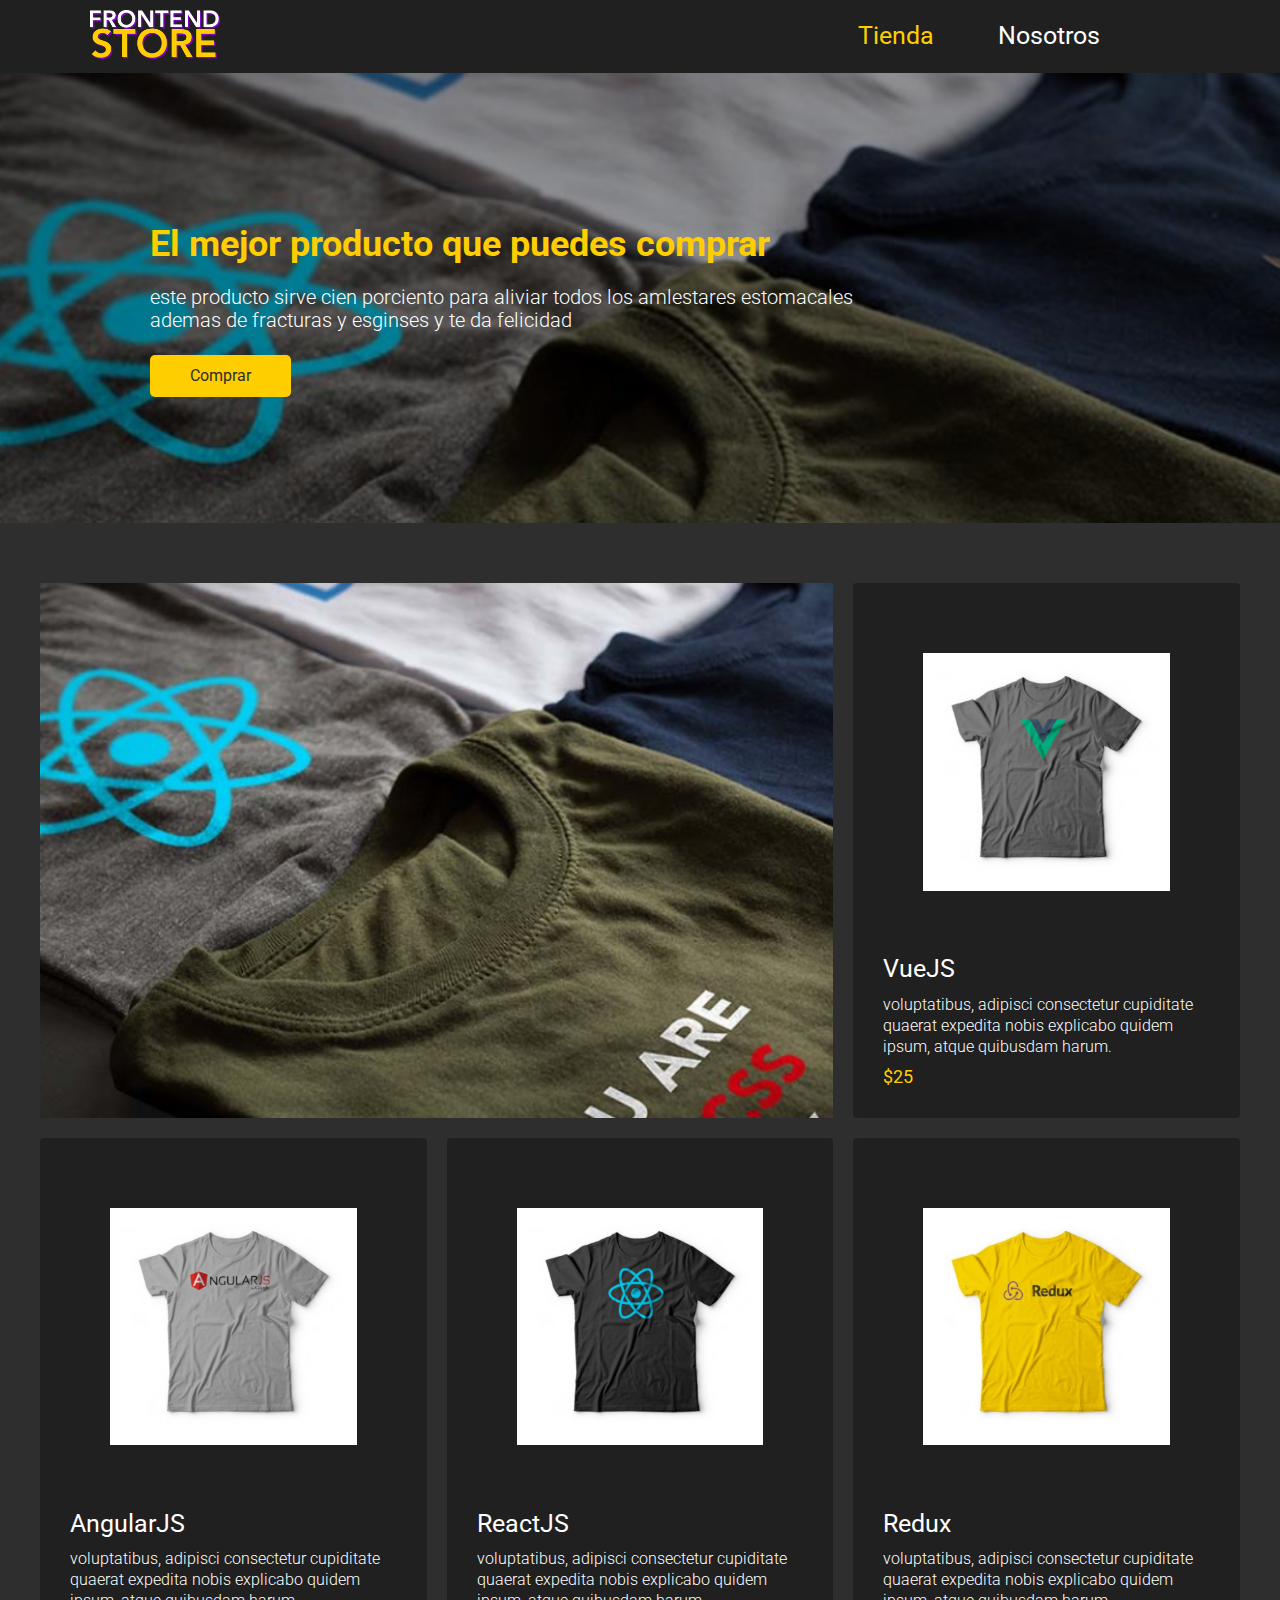
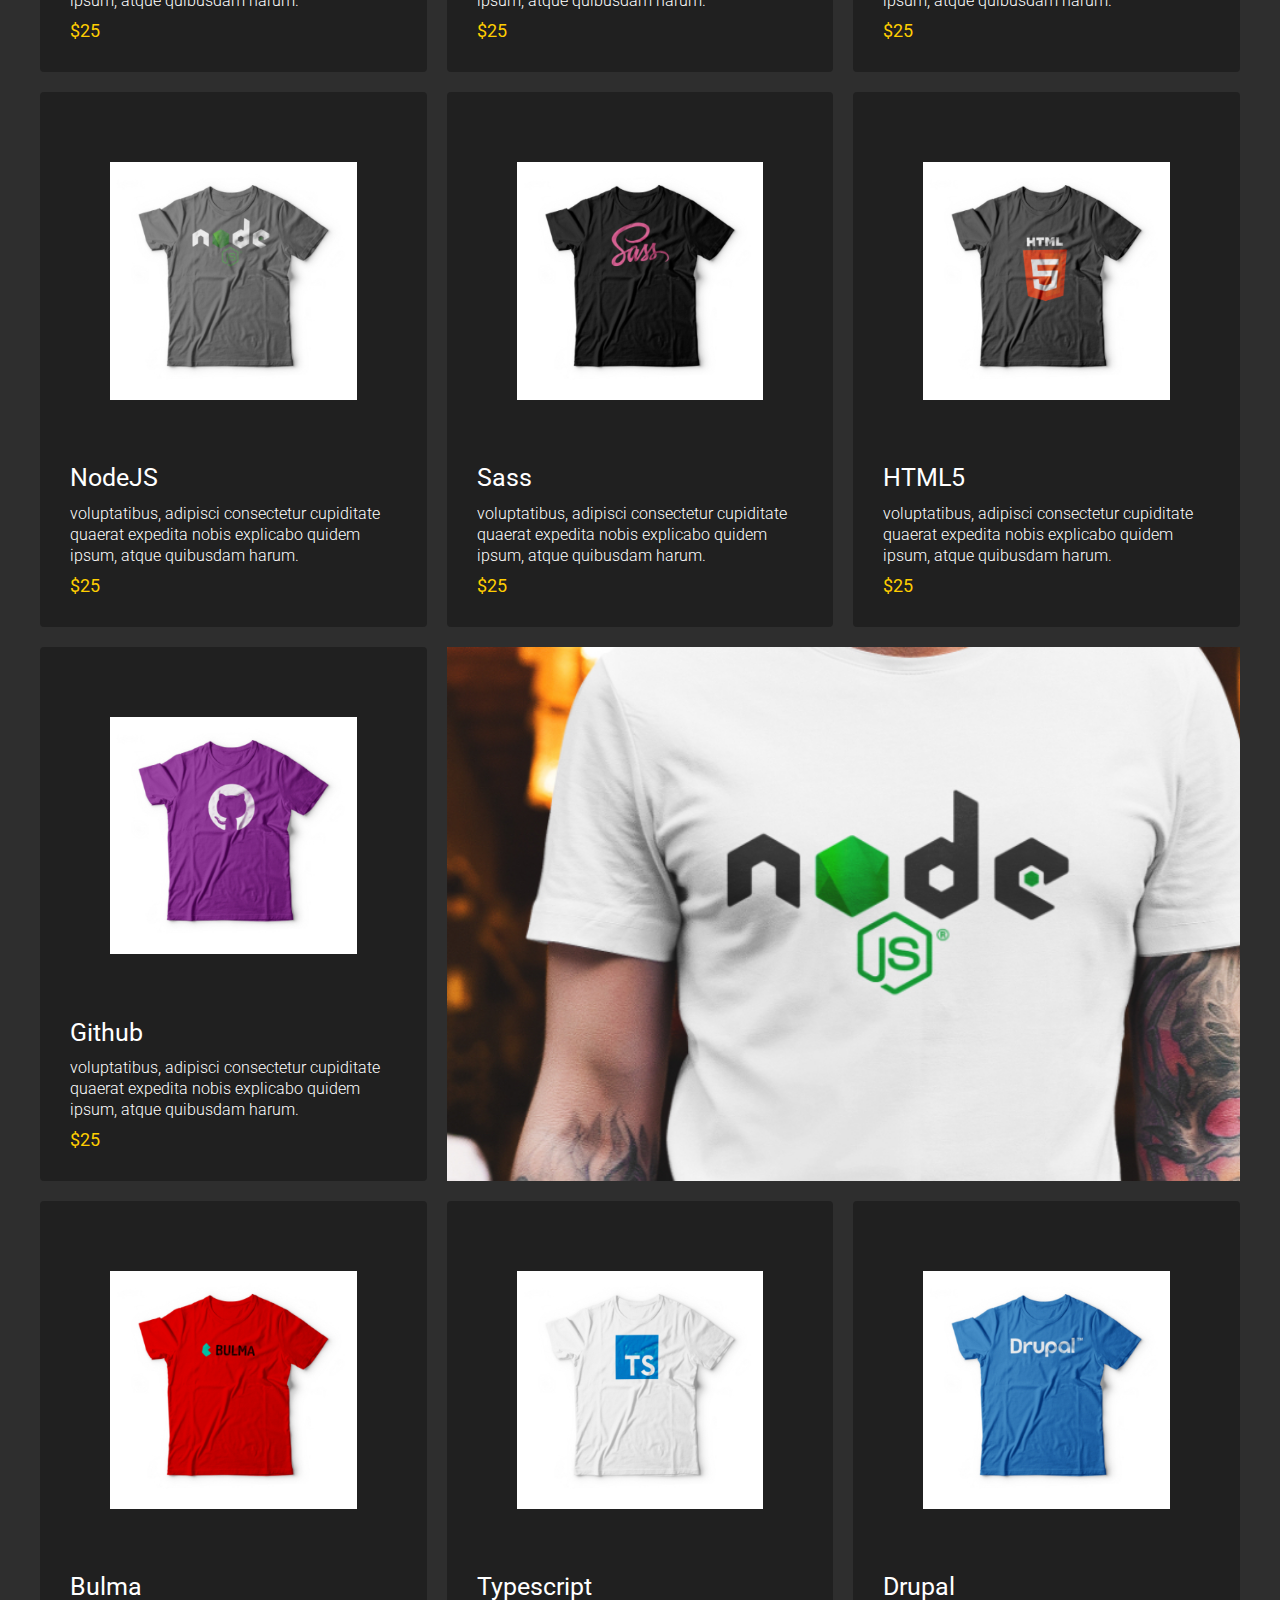
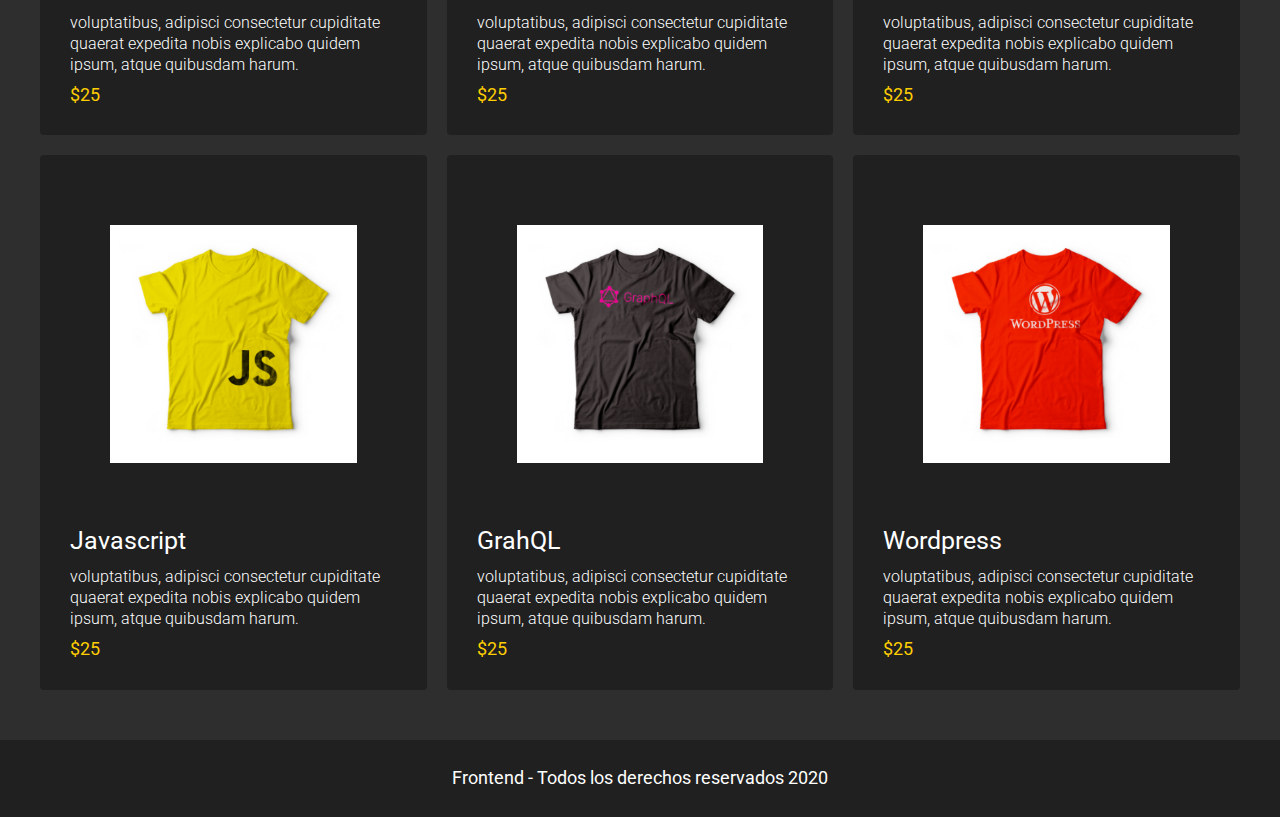
<file: index.html>
<!DOCTYPE html>
<html lang="es">
<head>
    <meta charset="UTF-8">
    <meta http-equiv="X-UA-Compatible" content="IE=edge">
    <meta name="viewport" content="width=device-width, initial-scale=1.0">
    <link rel="stylesheet" href="css/normalize.css">
    <link rel="preconnect" href="https://fonts.googleapis.com">
<link rel="preconnect" href="https://fonts.gstatic.com" crossorigin>
<link href="https://fonts.googleapis.com/css2?family=Lato:wght@400;700&family=Roboto:wght@300;500&display=swap" rel="stylesheet">
    <link rel="stylesheet" href="css/style.css">
    <title>FrontEnd Store</title>

</head>
<body>
    <header class="header">
        <a href="index.html">
            <img class="header__logo" src="/assets/img/logo.png" alt="logotipo">
        </a>

        <!-- nav inicio -->
        <nav class="navegación">
            <a class="navegación__enlace navegación__enlace--activo" href="index.html">Tienda</a>
            <a class="navegación__enlace" href="nosotros.html">Nosotros</a>
        </nav>
    </header>

    <!-- hero -->
<section class="hero">
    <div class="contenido-hero">
      <h1 class="h1 cover">El mejor producto que puedes comprar</h1>
      <h2 class="h2 cover">este producto sirve cien porciento para aliviar todos los amlestares estomacales <br> ademas de fracturas y esginses y te da felicidad</h2>
      <a class="buttom" href="#">Comprar</a>
     </div>
  </section>
  <!-- hero fin -->

    <main class="contenedor">
        <!-- producto -->
        <!-- <h2>Los más vendidos</h2>  -->
        <div class="grid">
            <div class="producto">
                <a href="producto.html">
                    <img class="producto__imagen" src="/assets/img/1.jpg" alt="imagen camisa">
                    <div class="producto__información">
                        <p class="producto__nombre">VueJS</p>
                        <p class="producto__deescripción">voluptatibus, adipisci consectetur cupiditate quaerat expedita nobis explicabo quidem ipsum, atque quibusdam harum.</p>
                        <p class="producto__precio">$25</p>
                    </div>
                </a>
            </div> <!-- .producto -->
        <!-- producto -->

                    <div class="producto">
                        <a href="producto.html">
                            <img class="producto__imagen" src="/assets/img/2.jpg" alt="imagen camisa">
                            <div class="producto__información">
                                <p class="producto__nombre">AngularJS</p>
                                <p class="producto__deescripción">voluptatibus, adipisci consectetur cupiditate quaerat expedita nobis explicabo quidem ipsum, atque quibusdam harum.</p>
                                <p class="producto__precio">$25</p>
                            </div>
                        </a>
                    </div> <!-- .producto -->
        <!-- producto -->

            <div class="producto">
                <a href="producto.html">
                    <img class="producto__imagen" src="/assets/img/3.jpg" alt="imagen camisa">
                    <div class="producto__información">
                        <p class="producto__nombre">ReactJS</p>
                        <p class="producto__deescripción">voluptatibus, adipisci consectetur cupiditate quaerat expedita nobis explicabo quidem ipsum, atque quibusdam harum.</p>
                        <p class="producto__precio">$25</p>
                    </div>
                </a>
            </div> <!-- .producto -->
                    <!-- producto -->

            <div class="producto">
                <a href="producto.html">
                    <img class="producto__imagen" src="/assets/img/4.jpg" alt="imagen camisa">
                    <div class="producto__información">
                        <p class="producto__nombre">Redux</p>
                        <p class="producto__deescripción">voluptatibus, adipisci consectetur cupiditate quaerat expedita nobis explicabo quidem ipsum, atque quibusdam harum.</p>
                        <p class="producto__precio">$25</p>
                    </div>
                </a>
            </div> <!-- .producto -->
                    <!-- producto -->


            <div class="producto">
                <a href="producto.html">
                    <img class="producto__imagen" src="/assets/img/5.jpg" alt="imagen camisa">
                    <div class="producto__información">
                        <p class="producto__nombre">NodeJS</p>
                        <p class="producto__deescripción">voluptatibus, adipisci consectetur cupiditate quaerat expedita nobis explicabo quidem ipsum, atque quibusdam harum.</p>
                        <p class="producto__precio">$25</p>
                    </div>
                </a>
            </div> <!-- .producto -->
                    <!-- producto -->

            <div class="producto">
                <a href="producto.html">
                    <img class="producto__imagen" src="/assets/img/6.jpg" alt="imagen camisa">
                    <div class="producto__información">
                        <p class="producto__nombre">Sass</p>
                        <p class="producto__deescripción">voluptatibus, adipisci consectetur cupiditate quaerat expedita nobis explicabo quidem ipsum, atque quibusdam harum.</p>
                        <p class="producto__precio">$25</p>
                    </div>
                </a>
            </div> <!-- .producto -->
                    <!-- producto -->

            <div class="producto">
                <a href="producto.html">
                    <img class="producto__imagen" src="/assets/img/7.jpg" alt="imagen camisa">
                    <div class="producto__información">
                        <p class="producto__nombre">HTML5</p>
                        <p class="producto__deescripción">voluptatibus, adipisci consectetur cupiditate quaerat expedita nobis explicabo quidem ipsum, atque quibusdam harum.</p>
                        <p class="producto__precio">$25</p>
                    </div>
                </a>
            </div> <!-- .producto -->
                    <!-- producto -->

            <div class="producto">
                <a href="producto.html">
                    <img class="producto__imagen" src="/assets/img/8.jpg" alt="imagen camisa">
                    <div class="producto__información">
                        <p class="producto__nombre">Github</p>
                        <p class="producto__deescripción">voluptatibus, adipisci consectetur cupiditate quaerat expedita nobis explicabo quidem ipsum, atque quibusdam harum.</p>
                        <p class="producto__precio">$25</p>
                    </div>
                </a>
            </div> <!-- .producto -->
                    <!-- producto -->

            <div class="producto">
                <a href="producto.html">
                    <img class="producto__imagen" src="/assets/img/9.jpg" alt="imagen camisa">
                    <div class="producto__información">
                        <p class="producto__nombre">Bulma</p>
                        <p class="producto__deescripción">voluptatibus, adipisci consectetur cupiditate quaerat expedita nobis explicabo quidem ipsum, atque quibusdam harum.</p>
                        <p class="producto__precio">$25</p>
                    </div>
                </a>
            </div> <!-- .producto -->
                    <!-- producto -->

            <div class="producto">
                <a href="producto.html">
                    <img class="producto__imagen" src="/assets/img/10.jpg" alt="imagen camisa">
                    <div class="producto__información">
                        <p class="producto__nombre">Typescript</p>
                        <p class="producto__deescripción">voluptatibus, adipisci consectetur cupiditate quaerat expedita nobis explicabo quidem ipsum, atque quibusdam harum.</p>
                        <p class="producto__precio">$25</p>
                    </div>
                </a>
            </div> <!-- .producto -->
                    <!-- producto -->

            <div class="producto">
                <a href="producto.html">
                    <img class="producto__imagen" src="/assets/img/11.jpg" alt="imagen camisa">
                    <div class="producto__información">
                        <p class="producto__nombre">Drupal</p>
                        <p class="producto__deescripción">voluptatibus, adipisci consectetur cupiditate quaerat expedita nobis explicabo quidem ipsum, atque quibusdam harum.</p>
                        <p class="producto__precio">$25</p>
                    </div>
                </a>
            </div> <!-- .producto -->
                    <!-- producto -->

            <div class="producto">
                <a href="producto.html">
                    <img class="producto__imagen" src="/assets/img/12.jpg" alt="imagen camisa">
                    <div class="producto__información">
                        <p class="producto__nombre">Javascript</p>
                        <p class="producto__deescripción">voluptatibus, adipisci consectetur cupiditate quaerat expedita nobis explicabo quidem ipsum, atque quibusdam harum.</p>
                        <p class="producto__precio">$25</p>
                    </div>
                </a>
            </div> <!-- .producto -->
                    <!-- producto -->

            <div class="producto">
                <a href="producto.html">
                    <img class="producto__imagen" src="/assets/img/13.jpg" alt="imagen camisa">
                    <div class="producto__información">
                        <p class="producto__nombre">GrahQL</p>
                        <p class="producto__deescripción">voluptatibus, adipisci consectetur cupiditate quaerat expedita nobis explicabo quidem ipsum, atque quibusdam harum.</p>
                        <p class="producto__precio">$25</p>
                    </div>
                </a>
            </div> <!-- .producto -->
                    <!-- producto -->

            <div class="producto">
                <a href="producto.html">
                    <img class="producto__imagen" src="/assets/img/14.jpg" alt="imagen camisa">
                    <div class="producto__información">
                        <p class="producto__nombre">Wordpress</p>
                        <p class="producto__deescripción">voluptatibus, adipisci consectetur cupiditate quaerat expedita nobis explicabo quidem ipsum, atque quibusdam harum.</p>
                        <p class="producto__precio">$25</p>
                    </div>
                </a>
            </div> <!-- .producto -->

            <div class="grafico grafico--camisas"></div>
            <div class="grafico grafico--camisas2"></div>
        </div>
    </main>

    <footer class="footer">
        <p class="footer__texto">Frontend - Todos los derechos reservados 2020</p>
    </footer>
</body>
</html>
</file>
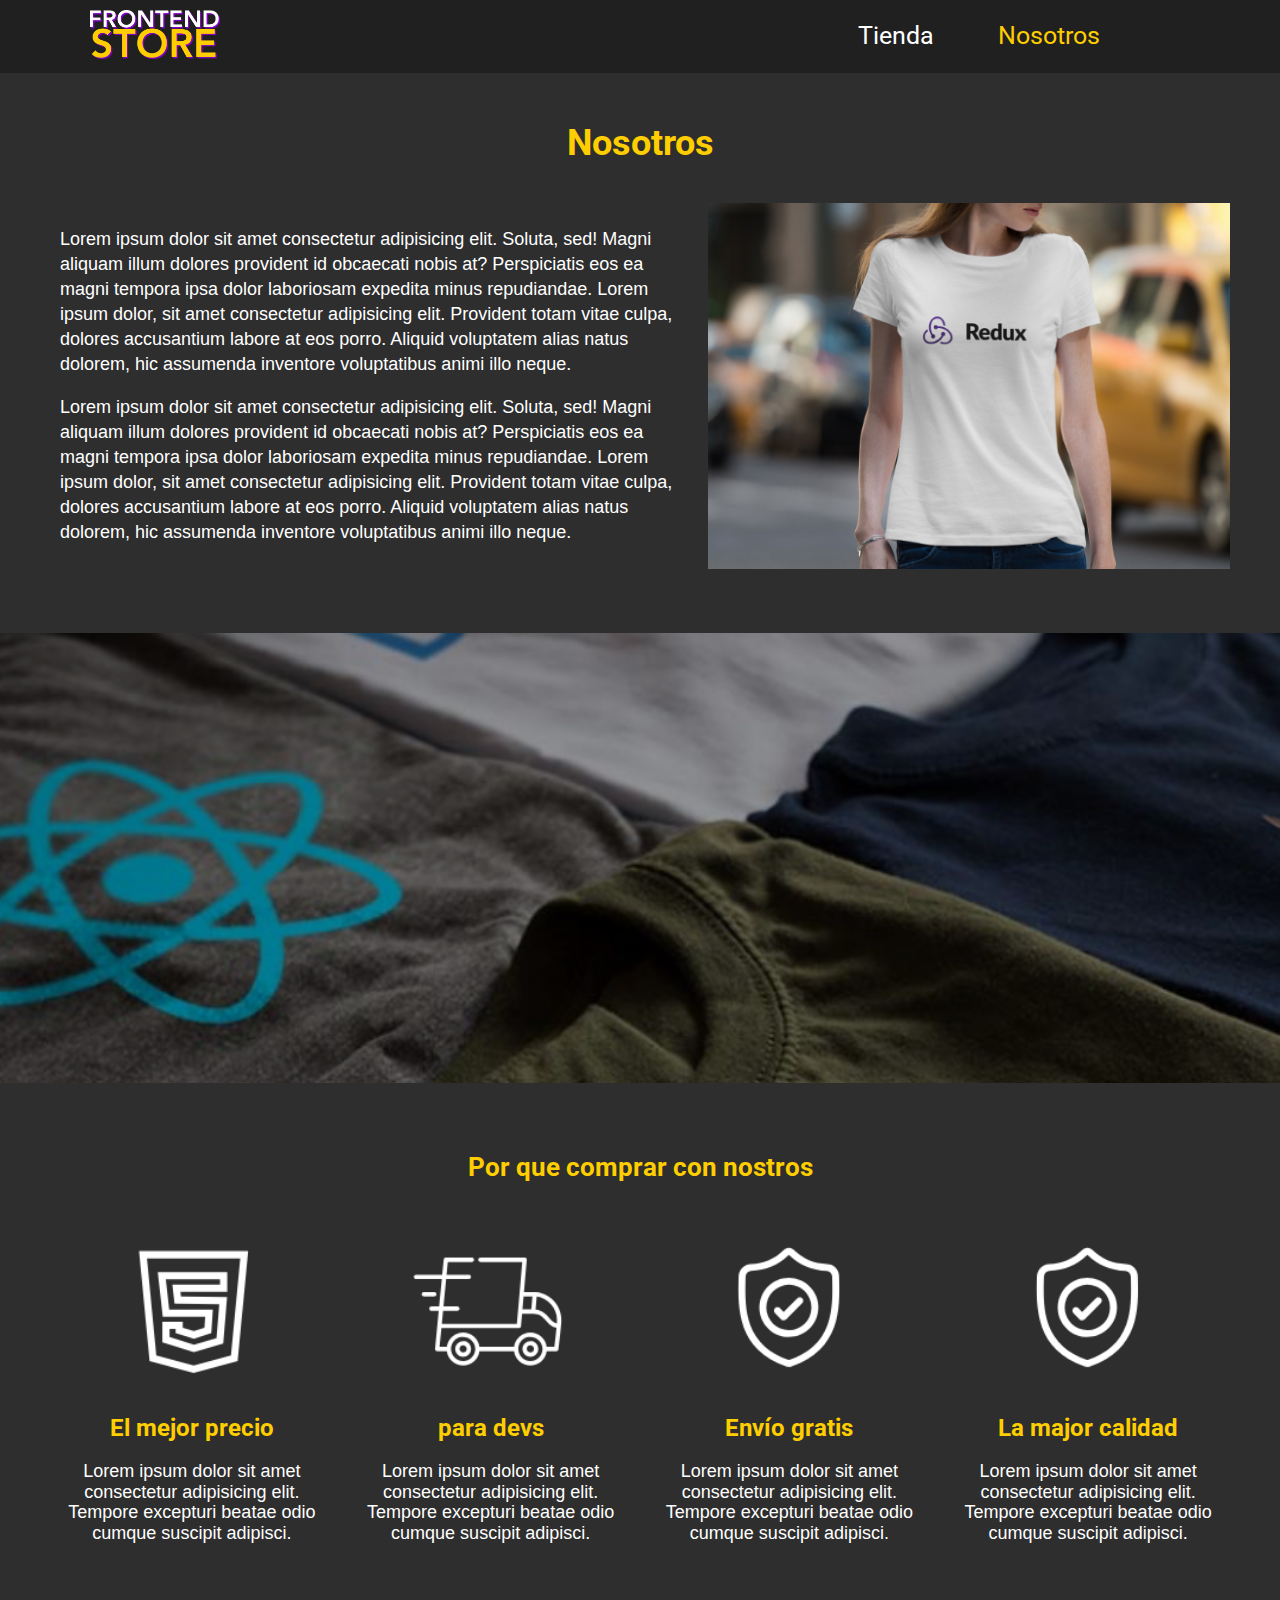
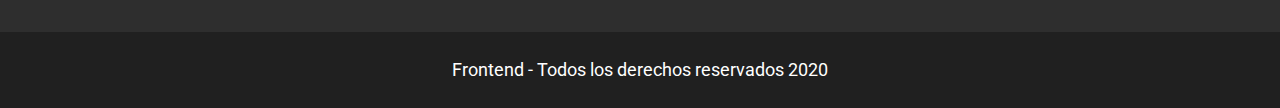
<file: nosotros.html>
<!DOCTYPE html>
<html lang="es">
<head>
    <meta charset="UTF-8">
    <meta http-equiv="X-UA-Compatible" content="IE=edge">
    <meta name="viewport" content="width=device-width, initial-scale=1.0">
    <link rel="stylesheet" href="css/normalize.css">
    <link rel="preconnect" href="https://fonts.googleapis.com">
<link rel="preconnect" href="https://fonts.gstatic.com" crossorigin>
<link href="https://fonts.googleapis.com/css2?family=Lato:wght@400;700&family=Roboto:wght@300;500&display=swap" rel="stylesheet">
    <link rel="stylesheet" href="css/style.css">
    <title>FrontEnd Store</title>

</head>
<body>
    <header class="header">
        <a href="index.html">
            <img class="header__logo" src="/assets/img/logo.png" alt="logotipo">
        </a>

        <!-- nav inicio -->
        <nav class="navegación">
            <a class="navegación__enlace" href="index.html">Tienda</a>
            <a class="navegación__enlace navegación__enlace--activo" href="nosotros.html">Nosotros</a>
        </nav>
    </header>

    <main class="contenedor">
        <h1>Nosotros</h1>
        <div class="nosotros">
            <div class="nosotros__contenido">
                <p>Lorem ipsum dolor sit amet consectetur adipisicing elit. Soluta, sed! Magni aliquam illum dolores provident id obcaecati nobis at? Perspiciatis eos ea magni tempora ipsa dolor laboriosam expedita minus repudiandae. Lorem ipsum dolor, sit amet consectetur adipisicing elit. Provident totam vitae culpa, dolores accusantium labore at eos porro. Aliquid voluptatem alias natus dolorem, hic assumenda inventore voluptatibus animi illo neque.</p>
                <p>Lorem ipsum dolor sit amet consectetur adipisicing elit. Soluta, sed! Magni aliquam illum dolores provident id obcaecati nobis at? Perspiciatis eos ea magni tempora ipsa dolor laboriosam expedita minus repudiandae. Lorem ipsum dolor, sit amet consectetur adipisicing elit. Provident totam vitae culpa, dolores accusantium labore at eos porro. Aliquid voluptatem alias natus dolorem, hic assumenda inventore voluptatibus animi illo neque.</p>

            </div>
            <img class="nosotros__imagen" src="/assets/img/nosotros.jpg" alt="nosotros">
        </div>
    </main>

        <!-- hero -->
<section class="hero__nosotros">
    <div class="contenido-hero">
      <!-- <h1 class="h1 cover">El mejor producto que puedes comprar</h1>
      <h2 class="h2 cover">este producto sirve cien porciento para aliviar todos los amlestares estomacales <br> ademas de fracturas y esginses y te da felicidad</h2> -->
     </div>
  </section>
  <!-- hero fin -->

    <section class="contenedor comprar">
        <h2 class="comprar_titulo">Por que comprar con nostros</h2>

        <div class="bloques">
            <div class="bloque">
                <img class="bloque_imagen" src="/assets/img/icono_2.png" alt="por que comprar">
                <h3 class="bloque__titulo">El mejor precio</h3>
                <p>Lorem ipsum dolor sit amet consectetur adipisicing elit. Tempore excepturi beatae odio cumque suscipit adipisci.</p>
            </div> <!-- .bloque -->

            <div class="bloque">
                <img class="bloque_imagen" src="/assets/img/icono_3.png" alt="por que comprar">
                <h3 class="bloque__titulo">para devs</h3>
                <p>Lorem ipsum dolor sit amet consectetur adipisicing elit. Tempore excepturi beatae odio cumque suscipit adipisci.</p>
            </div> <!-- .bloque -->

            <div class="bloque">
                <img class="bloque_imagen" src="/assets/img/icono_4.png" alt="por que comprar">
                <h3 class="bloque__titulo">Envío gratis</h3>
                <p>Lorem ipsum dolor sit amet consectetur adipisicing elit. Tempore excepturi beatae odio cumque suscipit adipisci.</p>
            </div> <!-- .bloque -->

            <div class="bloque">
                <img class="bloque_imagen" src="/assets/img/icono_4.png" alt="por que comprar">
                <h3 class="bloque__titulo">La major calidad</h3>
                <p>Lorem ipsum dolor sit amet consectetur adipisicing elit. Tempore excepturi beatae odio cumque suscipit adipisci.</p>
            </div> <!-- .bloque -->
        </div> <!-- .bloque -->
    </section>

    <footer class="footer">
        <p class="footer__texto">Frontend - Todos los derechos reservados 2020</p>
    </footer>
</body>
</html>
</file>
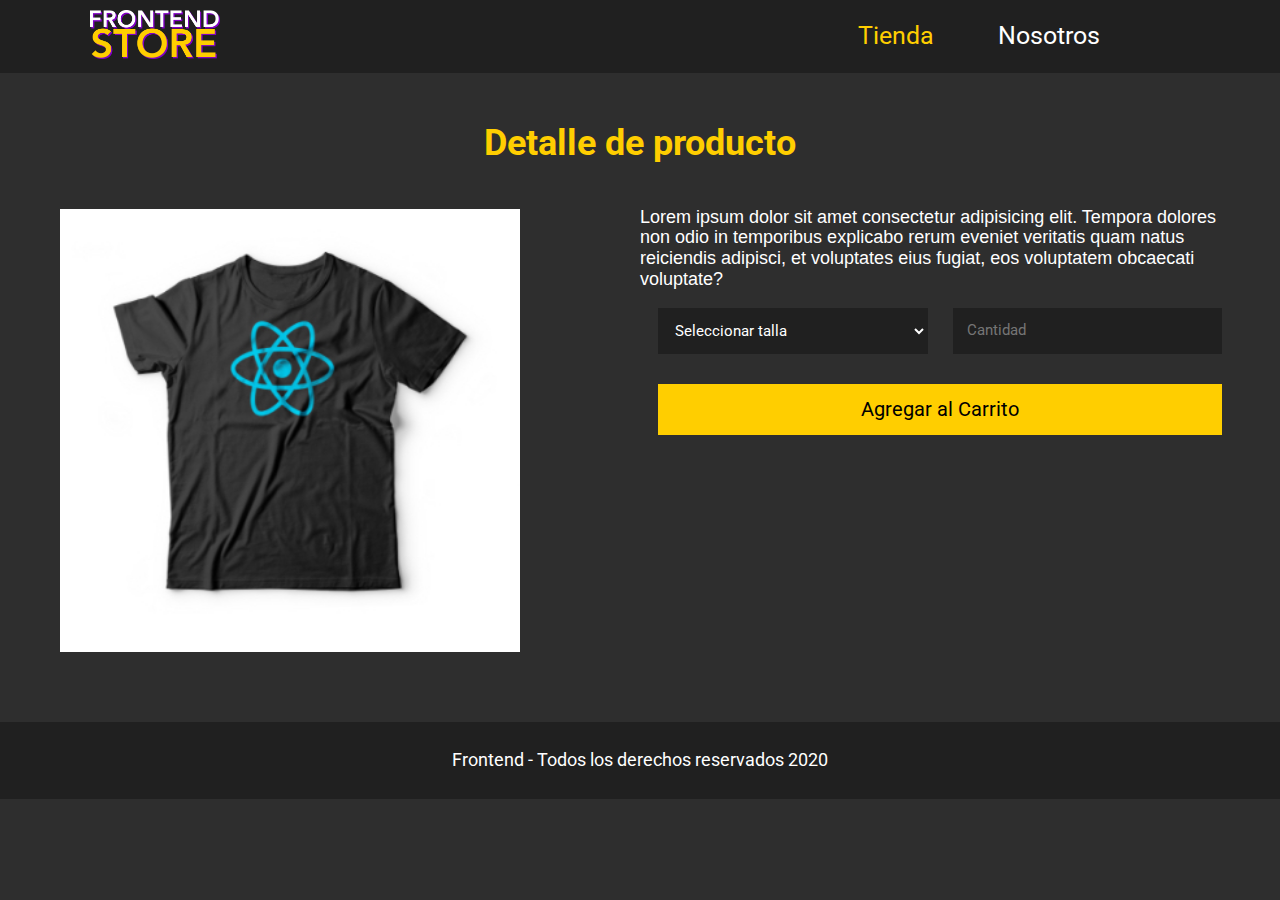
<file: producto.html>
<!DOCTYPE html>
<html lang="es">
<head>
    <meta charset="UTF-8">
    <meta http-equiv="X-UA-Compatible" content="IE=edge">
    <meta name="viewport" content="width=device-width, initial-scale=1.0">
    <link rel="stylesheet" href="css/normalize.css">
    <link rel="preconnect" href="https://fonts.googleapis.com">
<link rel="preconnect" href="https://fonts.gstatic.com" crossorigin>
<link href="https://fonts.googleapis.com/css2?family=Lato:wght@400;700&family=Roboto:wght@300;500&display=swap" rel="stylesheet">
    <link rel="stylesheet" href="css/style.css">
    <title>FrontEnd Store</title>

</head>
<body>
    <header class="header">
        <a href="index.html">
            <img class="header__logo" src="/assets/img/logo.png" alt="logotipo">
        </a>

        <!-- nav inicio -->
        <nav class="navegación">
            <a class="navegación__enlace navegación__enlace--activo" href="index.html">Tienda</a>
            <a class="navegación__enlace" href="nosotros.html">Nosotros</a>
        </nav>
    </header>

    <main class="contenedor">
        <h1>Detalle de producto</h1>
        <div class="camisa">
            <img class="camisa__imagen" src="/assets/img/3.jpg" alt="Imagen del producto">
            <div class="camisa__contenido">
                <p>Lorem ipsum dolor sit amet consectetur adipisicing elit. Tempora dolores non odio in temporibus explicabo rerum eveniet veritatis quam natus reiciendis adipisci, et voluptates eius fugiat, eos voluptatem obcaecati voluptate?</p>
                <form class="formulario">
                    <select class="formulario__campo" name="" id="">
                        <option disabled selected value=""> Seleccionar talla </option>
                        <option value="">Chica</option>
                        <option value="">Mediana</option>
                        <option value="">Grande</option>
                    </select>
                    <input class="formulario__campo" type="number" placeholder="Cantidad" min="1">
                    <input class="formulario__submit" type="submit" value="Agregar al Carrito">
                </form>
            </div>
        </div>
    </main>

    <footer class="footer">
        <p class="footer__texto">Frontend - Todos los derechos reservados 2020</p>
    </footer>
</body>
</html>
</file>
<file: css/style.css>
:root{
    --primary: #2E2E2E;
    --primary-oscuro: #202020;
    --secundary: #FFCE00;
    --secundarioObscuro: rgb(233,287,2);
    --blanco: #FFF;
    --negro: #000;

    --fuentePrincipal: font-family: 'Lato', sans-serif;
                        font-family: 'Roboto', sans-serif;;
}

html{
    box-sizing: border-box;
    font-size: 62.5%;
}

*, *:before, *:after {
    box-sizing: inherit;
}

/* Globales */

body{
    background-color: var(--primary);
    font-size: 1.6rem;
    line-height: 1,5;
}

p{
    font-size: 1.8rem;
    font-family: Arial, Helvetica, sans-serif;
    color: var(--blanco);
}

a{
    text-decoration: none;
}

img{
    width: 100%;
}

.contenedor{
    max-width: 120rem;
    margin: 0 auto;
}

h1,h2,h3{
    text-align: center;
    color: var(--secundary);
    font-family: var(--fuentePrincipal);
}

h1 {font-size: 3.6rem;}

h2 {
    font-size: 2.6rem;
}

h3 {font-size: 2.4rem;}

/* header */
.header{
    display: flex;
    justify-content: space-between;
    background-color: var(--primary-oscuro);
    align-items: center;
}

.header__logo{
    margin-left: 8rem;
    width: 15rem;
    padding: 1rem;
}

/* Footer */

.footer{
    background-color: var(--primary-oscuro);
    padding: 1rem;
    margin-top: 2rem;
}

.footer__texto{
    font-family: var(--fuentePrincipal);
    text-align: center;
}

/* navegación  */

.navegación{
    margin-right: 12rem;
    font-family: var(--fuentePrincipal);
}

.navegación__enlace{
    font-family: var(--fuentePrincipal);
    text-decoration: none;
    color: var(--blanco);
    font-size: 2.5rem;
    margin-right: 6rem;
}


.navegación__enlace--activo,
.navegación__enlace:hover{
    color: var(--secundary);
}

/* hero */
.hero{
    background-image: url(/assets/img/grafico1.jpg);
    background-repeat: no-repeat;
    background-size: cover;
    height: 45rem;
    position: relative;
    margin-bottom: 6rem;
}

.contenido-hero{
    position: absolute;
    background-color: rgb(0 0 0 / 40%);
    width: 100%;
    height: 100%;

    /* alinear cualquier elemento */
    display: flex;
    flex-direction: column;
    align-items:flex-start;
    justify-content: center;
}

.contenido-hero h1{
    margin-left: 15rem;
    margin-bottom: .4rem;
}

.contenido-hero h2 {
    margin-left: 15rem;
    color: var(--blanco);
    font-size: 2rem;
    font-weight: 300;
    text-align: left;
    margin-bottom: 2.3rem;
}

.contenido-hero .buttom{
    margin-left: 15rem;
    color: var(--primary);
    background-color: var(--secundary);
    padding: 1.2rem 4rem;
    border-radius: .5rem;
}

/* hero nosotros */
.hero__nosotros{
    background-image: url(/assets/img/grafico1.jpg);
    background-repeat: no-repeat;
    background-size: cover;
    height: 45rem;
    position: relative;
    margin-bottom: 6rem;
    margin-top: 5rem;

}

.contenido-hero{
    position: absolute;
    background-color: rgb(0 0 0 / 40%);
    width: 100%;
    height: 100%;

    /* alinear cualquier elemento */
    display: flex;
    flex-direction: column;
    align-items:flex-start;
    justify-content: center;
}

/* .contenido-hero h1{
    margin-left: 15rem;
    margin-bottom: .4rem;
}

.contenido-hero h2 {
    margin-left: 15rem;
    color: var(--blanco);
    font-size: 2rem;
    font-weight: 300;
    text-align: left;
    margin-bottom: 2.3rem;
}

.contenido-hero .buttom{
    margin-left: 15rem;
    color: var(--primary);
    background-color: var(--secundary);
    padding: 1.2rem 4rem;
    border-radius: .5rem;
} */



/* grid */

.grid{
    display: grid;
    grid-template-columns: repeat(2, 1fr);
    gap: 2rem;
}

@media (min-width: 768px) {
    .grid{
        grid-template-columns: repeat(3, 1fr);
    }
 }

/* productos */

.producto{
    background-color: var(--primary-oscuro);
    padding: 2rem;
    border-radius: .4rem;
}

.producto__imagen{
    width: 100%;
    padding: 5rem;
}

.producto__información{
}

.producto__nombre{
    font-size: 2.5rem;
}

.producto__deescripción{
    font-size: 1.6rem;
    line-height: 2.1rem;
    font-weight: 300;
}

.producto__precio{
    color: var(--secundary);
}

.producto__nombre,
.producto__deescripción,
.producto__precio{
    font-family: var(--fuentePrincipal);
    margin: 1rem;
}

/* graficos */

.grafico{
    min-height: 30rem;
    background-repeat: no repeat;
    background-size: cover;
}

.grafico--camisas{
    grid-row: 1 / 2;
    grid-column: 1 / 3;
    background-image: url(/assets/img/grafico1.jpg);
}

.grafico--camisas2{
    background-image: url(/assets/img/grafico2.jpg);
    grid-column: 1/ 3;
    grid-row: 6/7;
}

@media (min-width: 768px) {
    .grafico--camisas2{
        grid-row: 4 / 5;
        grid-column: 2 / 4;
    }
 }

 /* nosotros */

 .nosotros{
    display: grid;
    grid-template-rows: repeat(2, auto) ;
    align-items: center;
 }

 @media (min-width: 768) {
    .nosotros{
        grid-template-columns: repeat(2, 1fr);
        column-gap: 2rem;
    }
  }

 .nosotros__contenido{
     margin: 2rem;
     line-height: 2.5rem;
 }

 .nosotros__imagen{
     grid-row: 1/ 2;
     /* max-width: 100%; */
 }

 @media (min-width: 900px) {
    .nosotros__imagen{
        grid-column: 2/3;
        padding-right: 1rem;
    }
  }


/* bloques */

.contenedor{
    margin-top: 5rem;
}

.comprar_titulo{
    margin-top: 7rem;
}

.bloques{
    display: grid;
    gap: 3.5rem;
    margin: 2rem;
    margin-bottom: 7rem;
}

@media (min-width: 768px) {
    .bloques{
        grid-template-columns: repeat(4, 1fr);
    }
 }

.bloque{
    text-align: center;
}

.bloque__titulo{
    margin: 0;
}

.bloque__imagen{
    /* width: ; */
}

.footer{
    margin-top: 5rem;
}

/* página del producto */

.camisa__imagen{
    padding: 2rem;
    width: 50rem;
    margin: 0;
}

@media (min-width: 768px) {
    .camisa{
        display: grid;
        grid-template-columns: repeat(2, 1fr);
        /* column-gap: 3rem; */
        margin: 0;
        padding: 0;
        
    }
 }

.formulario{
    display: grid;
    grid-template-columns: repeat(2, 1fr);
    column-gap: 2.5rem;
    margin: 0 1.8rem;
}

 .formulario__campo{
     border-color: var(--primary-oscuro);
     border-style: solid;
     background-color: var(--primary-oscuro);
     color: var(--blanco);
     font-size: 1.5rem;
     font-family: var(--fuentePrincipal);
     padding: 1.2rem;
}

 .formulario__submit{
     background-color: var(--secundary);
     border: none;
     font-size: 2rem;
     font-family: var(--fuentePrincipal);
     padding: 1.4rem 1.5rem;
     transition: background-color .4s ease;
     grid-column: 1 / 3;
     margin-top: 3rem;
 }

 .formulario__submit:hover{
     cursor: pointer;
     background-color: var(--secundarioObscuro);
     color: var(--primary);
 }

 .camisa__contenido>p  {
     align-items: center;
     justify-content: center;
;
 }
</file>
